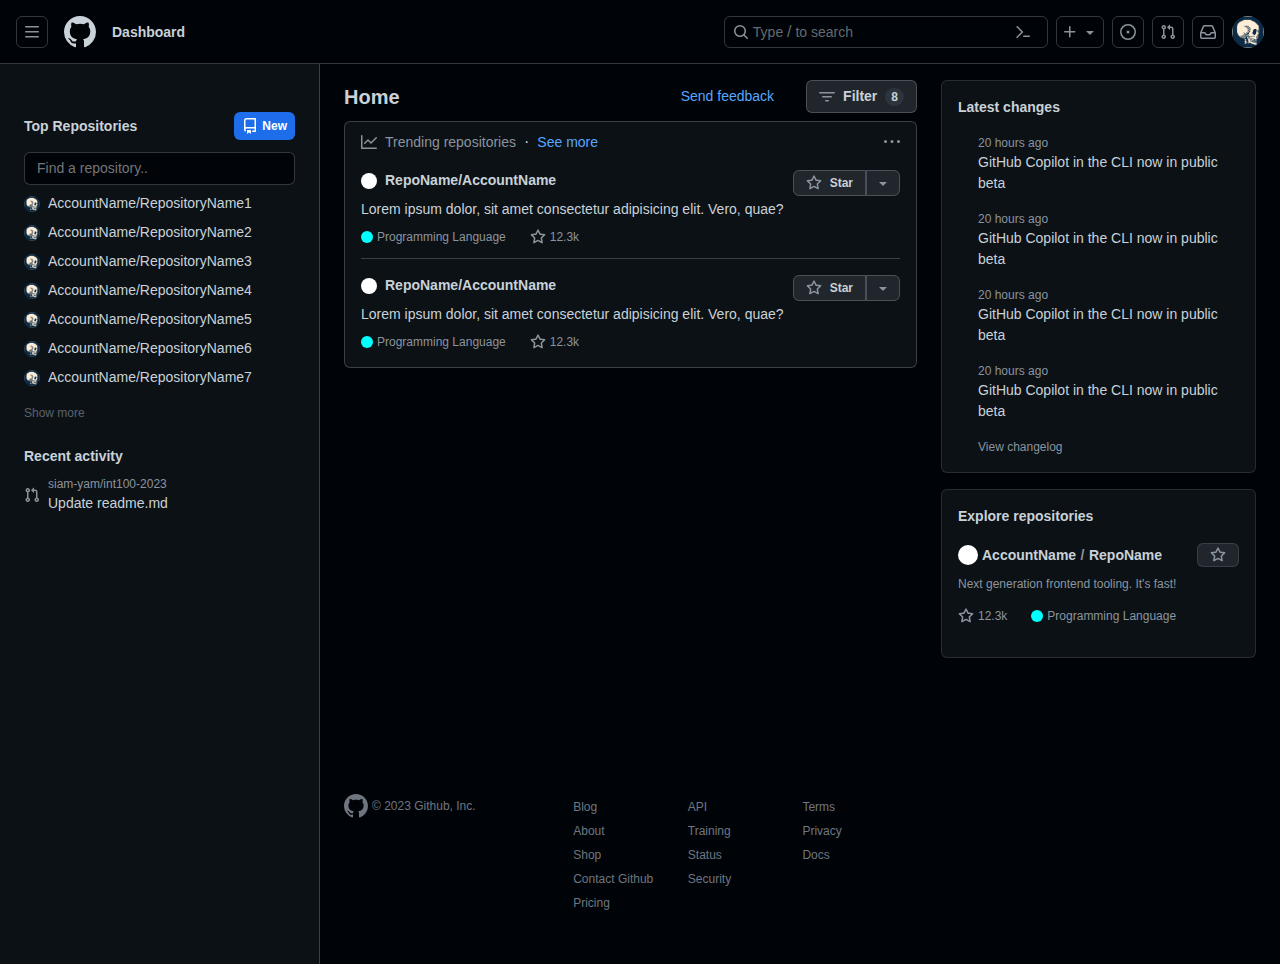
<file: index.html>
<!DOCTYPE html>
<html lang="en">
<head>
    <meta charset="UTF-8">
    <meta name="viewport" content="width=device-width, initial-scale=1.0">
    <title>GitHub Dashboard</title>
    <link rel="icon" href="./assets/vectors/logo.svg">
    <link rel="stylesheet" href="./styles/cssReset.css">
    <link rel="stylesheet" href="./styles/indexComponent.css">
    <link rel="stylesheet" href="./styles/utility.css">
    <script type="module" src="./src/scripts/index.js" defer></script>
</head>
<body>
    <nav>
        <div id="app-header" class="flex flex-nowrap item-center pad-16 jus-between">
            <div id="app-header-groupStart" class="flex item-center gap-8">
                <!-- Hamburger -->
                <div class="buttonWithIcon-container">
                    <button class="app-header-button cursor-pointer">
                        <img src="./assets/vectors/hamburger-menu.svg">
                    </button>
                </div>
                <!-- Icon -->
                <div id="logo-container">
                    <button id="logo-icon" class="cursor-pointer">
                        <a href="./index.html">
                            <img src="./assets/vectors/logo.svg">
                        </a>
                    </button>
                </div>
                <!-- Dashboard Text -->
                <div class="buttonWithText-container">
                    <button class="flex item-center jus-center font-semibold font-h5 cursor-pointer app-header-buttonWithText">
                        Dashboard
                    </button>
                </div>
            </div>
            <div id="app-header-groupEnd" class="flex item-center gap-8">
                <!-- Search bar -->
                <div id="searchButton-container" class="flex item-center gap-4">
                    <label for="searchButton">
                        <img src="./assets/vectors/search-icon.svg">
                    </label>
                    <button id="searchButton" class="flex item-center cursor-pointer">
                        <span class="font-h5">Type <kbd>/</kbd> to search</span>
                    </button>
                    <button id="commandPaletteButton" class="app-header-buttonWithText cursor-pointer">
                        <img src="./assets/vectors/terminal-icon.svg">
                    </button>
                </div>
                <!-- Create new -->
                <div class="buttonWithIcon-container" id="createNewButton-container">
                    <button id="createNewButton" class="app-header-button gap-4 cursor-pointer">
                        <img src="./assets/vectors/plus_sign-icon.svg">
                        <img src="./assets/vectors/dropdown-icon.svg">
                    </button>
                </div>
                <!-- Issue -->
                <div class="buttonWithIcon-container" id="issueButton-container">
                    <button class="app-header-button cursor-pointer">
                        <img src="./assets/vectors/issues-icon.svg">
                    </button>
                </div>
                <!-- Pull Request -->
                <div class="buttonWithIcon-container" id="pullRequestButton-container">
                    <button class="app-header-button cursor-pointer">
                        <img src="./assets/vectors/pull-request-icon.svg">
                    </button>
                </div>
                <!-- Inbox -->
                <div class="buttonWithIcon-container">
                    <button class="app-header-button cursor-pointer">
                        <img src="./assets/vectors/inbox.svg">
                    </button>
                </div>
                <!-- Profile -->
                <a href="./src/pages/account.html" id="profile-container" class="flex item-center cursor-pointer">
                    <img src="./assets/images/profile-image.jpg">
                </a>
            </div>
        </div>
    </nav>

    <main>
        <div id="app-main" class="flex flex-nowrap">
            <a href="./src/pages/newRepository.html" id="hiddenHeader" class="font-h4 textColor-white font-semibold">Repositories</a>
            <div id="app-sidebar-container">
                <div id="app-sidebar">
                    <div id="app-sidebar-main">
                        <div id="app-sidebar-header" class="flex item-center jus-between">
                            <h2 class="font-h5 font-semibold">Top Repositories</h2>
                            <a href="./src/pages/newRepository.html" id="app-sidebar-header-button" class="flex item-center gap-4">
                                <img src="./assets/vectors/repository.svg">
                                <span class="font-h6 font-semibold">New</span>
                            </a>
                        </div>
                        <div id="app-sidebar-search">
                            <input type="text" id="app-sidebar-searchInput" placeholder="Find a repository.." class="font-h5">
                        </div>
                        <div id="app-sidebar-repository">
                            <ul id="repo-list">
                                <!-- this space is filled with fragment from index.js -->
                            </ul>
                            <div id="repo-showMore" class="flex item-center">
                                <button id="showMore-button" class="font-h6 cursor-pointer">Show more</button>
                            </div>
                        </div>
                    </div>
                    <div id="app-sidebar-hiddenHeader" class="font-h4 textColor-white font-semibold">Recent activity</div>
                    <div id="app-sidebar-footer">
                        <h5 class="font-h5">Recent activity</h5>
                        <div class="recent-activity-container flex item-center gap-8">
                            <div class="activity-icon">
                                <img src="./assets/vectors/pull-request-icon.svg">
                            </div>
                            <div class="activity-description flex flex-column">
                                <div class="repo font-h6">siam-yam/int100-2023</div>
                                <div class="activity font-h5">Update readme.md</div>
                            </div>
                        </div>
                        
                    </div>
                </div>
            </div>
            <div id="app-content">
                <div id="app-content-container" class="flex flex-nowrap jus-between gap-24">
                    <div id="app-content-left" class="flex flex-column gap-8">
                        <div class="flex flex-nowrap jus-between item-center" id="app-content-left-header">
                            <div class="groupStart">
                                <h3 class="font-h3 font-semibold">Home</h3>
                            </div>
                            <div class="groupEnd flex flex-nowrap item-center gap-32">
                                <a href="#" class="font-h5 linkPrimary">Send feedback</a>
                                <button class="buttonWithTextAndIcon cursor-pointer" id="filter-button">
                                    <img src="./assets/vectors/filter-icon.svg" id="filter-icon">
                                    <span class="font-h5">Filter</span>
                                    <span class="font-h6" id="counter">8</span>
                                </button>
                            </div>
                        </div>
                        <div class="flex flex-column flex-nowrap" id="app-content-left-trend">
                            <div class="flex flex-nowrap jus-between item-center" id="trend-header">
                                <div class="groupStart flex item-center gap-8">
                                    <img src="./assets/vectors/trend-icon.svg">
                                    <span class="font-h5 font-color-muted">Trending repositories</span>
                                    <span id="dot-divider">·</span>
                                    <a href="#" class="font-h5 linkPrimary">See more</a>
                                </div>
                                <div class="groupEnd flex item-center">
                                    <img src="./assets/vectors/dango-menu.svg">
                                </div>
                            </div>
                            <div class="trend-repo-container">
                                <div class="trend-repo">
                                    <div class="trend-repo-description">
                                        <div class="repo-name">
                                            <div class="user-img"></div>
                                            <span class="user-info cursor-pointer">RepoName/AccountName</span>
                                        </div>
                                        <div class="repo-description">
                                            Lorem ipsum dolor, sit amet consectetur adipisicing elit. Vero, quae?
                                        </div>
                                        <div class="repo-sub-description">
                                            <div class="repo-programLanguage">
                                                <div class="programLanguageColor"></div>
                                                <span class="languageName">Programming Language</span>
                                            </div>
                                            <div class="star-count-container">
                                                <img src="./assets/vectors/star.svg">
                                                <span class="star-count">12.3k</span>
                                            </div>
                                        </div>
                                    </div>
                                    <div class="star-button-container cursor-pointer">
                                        <div class="star-button">
                                            <img src="./assets/vectors/star.svg">
                                            <span class="star">Star</span>
                                        </div>
                                        <div class="dropdown-button">
                                            <img src="./assets/vectors/dropdown-icon.svg">
                                        </div>
                                    </div>
                                </div>
                                
                                <div class="trend-repo">
                                    <div class="trend-repo-description">
                                        <div class="repo-name">
                                            <div class="user-img"></div>
                                            <span class="user-info cursor-pointer">RepoName/AccountName</span>
                                        </div>
                                        <div class="repo-description">
                                            Lorem ipsum dolor, sit amet consectetur adipisicing elit. Vero, quae?
                                        </div>
                                        <div class="repo-sub-description">
                                            <div class="repo-programLanguage">
                                                <div class="programLanguageColor"></div>
                                                <span class="languageName">Programming Language</span>
                                            </div>
                                            <div class="star-count-container">
                                                <img src="./assets/vectors/star.svg">
                                                <span class="star-count">12.3k</span>
                                            </div>
                                        </div>
                                    </div>
                                    <div class="star-button-container cursor-pointer">
                                        <div class="star-button">
                                            <img src="./assets/vectors/star.svg">
                                            <span class="star">Star</span>
                                        </div>
                                        <div class="dropdown-button">
                                            <img src="./assets/vectors/dropdown-icon.svg">
                                        </div>
                                    </div>
                                </div>
                            </div>
                        </div>

                        <div id="app-footer-container" class="flex flex-nowrap">
                            <a href="#" id="footer-logo" class="flex item-center self-start gap-4">
                                <img src="./assets/vectors/footer-logo.svg">
                                <span class="font-h6 ">&copy; 2023 Github, Inc.</span>
                            </a>
                            <ul class="footer-content-list">
                                <li class="footer-content-listItem"><a href="#">Blog</a></li>
                                <li class="footer-content-listItem"><a href="#">About</a></li>
                                <li class="footer-content-listItem"><a href="#">Shop</a></li>
                                <li class="footer-content-listItem"><a href="#">Contact Github</a></li>
                                <li class="footer-content-listItem"><a href="#">Pricing</a></li>
                            </ul>
                            <ul class="footer-content-list">
                                <li class="footer-content-listItem"><a href="#">API</a></li>
                                <li class="footer-content-listItem"><a href="#">Training</a></li>
                                <li class="footer-content-listItem"><a href="#">Status</a></li>
                                <li class="footer-content-listItem"><a href="#">Security</a></li>
                            </ul>
                            <ul class="footer-content-list">
                                <li class="footer-content-listItem"><a href="#">Terms</a></li>
                                <li class="footer-content-listItem"><a href="#">Privacy</a></li>
                                <li class="footer-content-listItem"><a href="#">Docs</a></li>
                            </ul>
                        </div>
                    </div>



                    <div id="app-content-right">

                       <div id="latest-change-container">
                            <h5 class="font-h5 font-semibold textColor-white" id="latest-change-text-header">Latest changes</h5>
                            <div id="latest-change">
                                <ul id="latest-change-list">
                                    <li class="latest-change-listItem">
                                        <span class="hours-ago font-h6">20 hours ago</span>
                                        <span class="change-topic font-h5 cursor-pointer">GitHub Copilot in the CLI now in public beta</span>
                                    </li>
                                    <li class="latest-change-listItem">
                                        <span class="hours-ago font-h6">20 hours ago</span>
                                        <span class="change-topic font-h5 cursor-pointer">GitHub Copilot in the CLI now in public beta</span>
                                    </li>
                                    <li class="latest-change-listItem">
                                        <span class="hours-ago font-h6">20 hours ago</span>
                                        <span class="change-topic font-h5 cursor-pointer">GitHub Copilot in the CLI now in public beta</span>
                                    </li>
                                    <li class="latest-change-listItem">
                                        <span class="hours-ago font-h6">20 hours ago</span>
                                        <span class="change-topic font-h5 cursor-pointer">GitHub Copilot in the CLI now in public beta</span>
                                    </li>
                                    <li class="latest-change-listItem">
                                        <a href="#" class="font-h6" id="changelog">View changelog</a>
                                    </li>
                                </ul>
                            </div>
                       </div>

                       <div id="explore-repo-container">
                            <h3 class="font-h5 font-semibold textColor-white" id="explore-repo-header">Explore repositories</>
                            <div id="explore-repo">
                                <ul id="explore-repo-list" class="flex flex-column">
                                    <li class="explore-repo-listItem">
                                        <div class="flex item-center jus-between">
                                            <div class="flex item-center gap-4">
                                                <div class="explore-repo-profile"></div>
                                                <div class="explore-repo-profile-info cursor-pointer">
                                                    <span class="font-h5 textColor-white font-semibold">AccountName</span>
                                                    <span class="font-h5 textColor-gray">/</span>
                                                    <span class="font-h5 textColor-white font-semibold">RepoName</span>
                                                </div>
                                            </div>
                                            <button class="star-btn cursor-pointer">
                                                <img src="./assets/vectors/account-star.svg">
                                            </button>
                                        </div>
                                        <div class="explore-repo-description font-h6 textColor-gray font-normal">
                                            Next generation frontend tooling. It's fast!
                                        </div>
                                        <div class="explore-repo-sub-desc flex item-center">
                                            <div class="explore-star-count flex item-center gap-4">
                                                <img src="./assets/vectors/account-star.svg">
                                                <span class="font-h6 textColor-gray font-normal">12.3k</span>
                                            </div>
                                            <div class="explore-language flex item-center gap-4">
                                                <div class="programLanguageColor"></div>
                                                <div class="font-h6 textColor-gray font-normal">Programming Language</div>
                                            </div>
                                        </div>
                                    </li>
                                </ul>
                            </div>
                       </div>

                    </div>
                </div>
            </div>
        </div>
    </main>
</body>
</html>
</file>
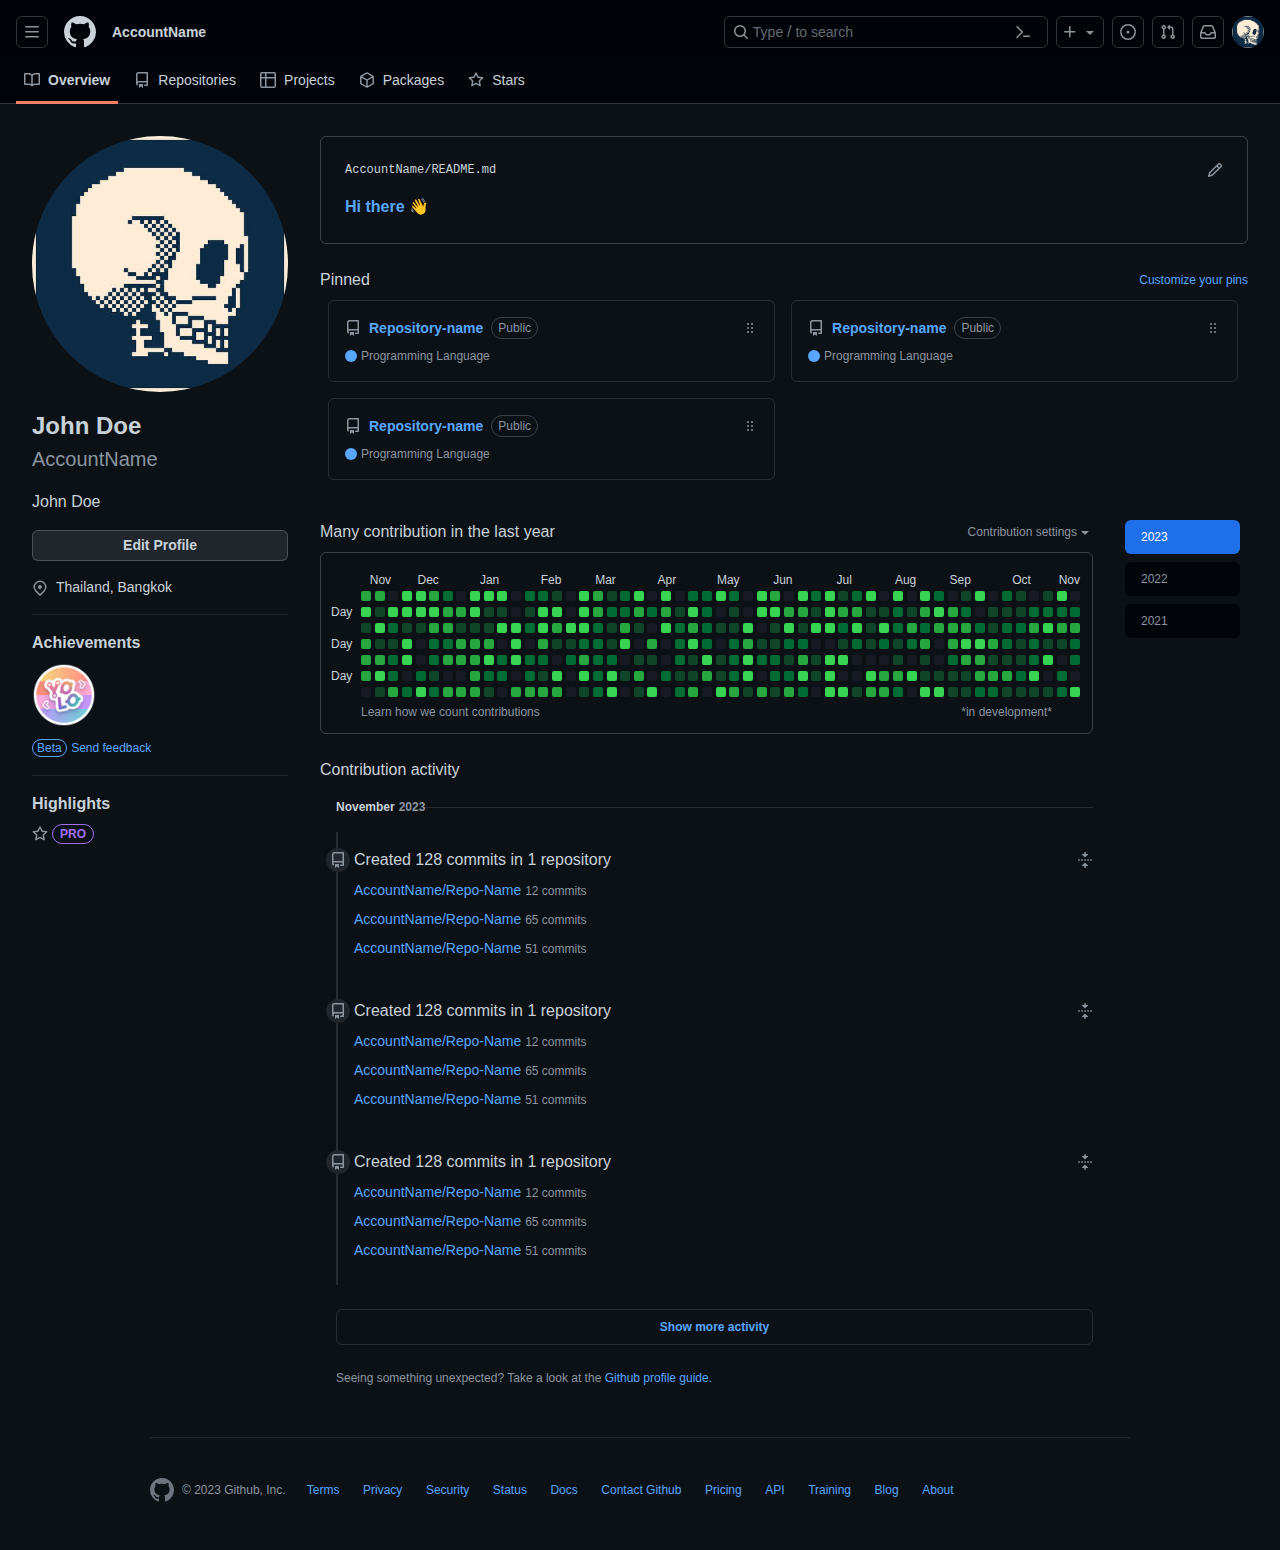
<file: src/pages/account.html>
<!DOCTYPE html>
<html lang="en">
<head>
    <meta charset="UTF-8">
    <meta name="viewport" content="width=device-width, initial-scale=1.0">
    <title>Account</title>
    <link rel="icon" href="../../assets/vectors/logo.svg">
    <link rel="stylesheet" href="../../styles/cssReset.css">
    <link rel="stylesheet" href="../../styles/utility.css">
    <link rel="stylesheet" href="../../styles/account.css">
</head>
<body>
    <nav>
        <div id="app-header" class="flex flex-nowrap item-center pad-16 jus-between">
            <div id="app-header-groupStart" class="flex item-center gap-8">
                
                <div class="buttonWithIcon-container">
                    <button class="app-header-button cursor-pointer">
                        <img src="../../assets/vectors/hamburger-menu.svg">
                    </button>
                </div>
                
                <div id="logo-container">
                    <button id="logo-icon" class="cursor-pointer">
                        <a href="../../index.html">
                            <img src="../../assets/vectors/logo.svg">
                        </a>
                    </button>
                </div>
                
                <div class="buttonWithText-container">
                    <button class="flex item-center jus-center font-semibold font-h5 cursor-pointer app-header-buttonWithText">
                        AccountName
                    </button>
                </div>
            </div>
            <div id="app-header-groupEnd" class="flex item-center gap-8">
                
                <div id="searchButton-container" class="flex item-center gap-4">
                    <label for="searchButton">
                        <img src="../../assets/vectors/search-icon.svg">
                    </label>
                    <button id="searchButton" class="flex item-center cursor-pointer">
                        <span class="font-h5">Type <kbd>/</kbd> to search</span>
                    </button>
                    <button id="commandPaletteButton" class="app-header-buttonWithText cursor-pointer">
                        <img src="../../assets/vectors/terminal-icon.svg">
                    </button>
                </div>
                
                <div class="buttonWithIcon-container" id="createNewButton-container">
                    <button id="createNewButton" class="app-header-button gap-4 cursor-pointer">
                        <img src="../../assets/vectors/plus_sign-icon.svg">
                        <img src="../../assets/vectors/dropdown-icon.svg">
                    </button>
                </div>

                <div class="buttonWithIcon-container" id="issueButton-container">
                    <button class="app-header-button cursor-pointer">
                        <img src="../../assets/vectors/issues-icon.svg">
                    </button>
                </div>
                
                <div class="buttonWithIcon-container" id="pullRequestButton-container">
                    <button class="app-header-button cursor-pointer">
                        <img src="../../assets/vectors/pull-request-icon.svg">
                    </button>
                </div>
                
                <div class="buttonWithIcon-container">
                    <button class="app-header-button cursor-pointer">
                        <img src="../../assets/vectors/inbox.svg">
                    </button>
                </div>
                
                <a href="./account.html" id="profile-container" class="flex item-center cursor-pointer">
                    <img src="../../assets/images/profile-image.jpg">
                </a>
            </div>
        </div>
    </nav>

    <main>


        <div id="sub-navbar-container" class="flex item-center">
            <div id="sub-navbar" class="flex item-center">
                <div id="overview-btn" class="sub-navbar-btn-container active">
                    <div class="sub-navbar-btn">
                        <img src="../../assets/vectors/account-overview.svg">
                        <span class="font-h5 textColor-white font-semibold">Overview</span>
                    </div>
                </div>
                <div id="repository-btn" class="sub-navbar-btn-container">
                    <div class="sub-navbar-btn">
                        <img src="../../assets/vectors/account-repository.svg">
                        <span class="font-h5 textColor-white">Repositories</span>
                    </div>
                </div>
                <div id="project-btn" class="sub-navbar-btn-container">
                    <div class="sub-navbar-btn">
                        <img src="../../assets/vectors/account-project.svg">
                        <span class="font-h5 textColor-white">Projects</span>
                    </div>
                </div>
                <div id="package-btn" class="sub-navbar-btn-container">
                    <div class="sub-navbar-btn">
                        <img src="../../assets/vectors/account-package.svg">
                        <span class="font-h5 textColor-white">Packages</span>
                    </div>
                </div>
                <div id="star-btn" class="sub-navbar-btn-container">
                    <div class="sub-navbar-btn">
                        <img src="../../assets/vectors/account-star.svg">
                        <span class="font-h5 textColor-white">Stars</span>
                    </div>
                </div>
                <div id="dango-btn">
                    <img src="../../assets/vectors/account-dango.svg">
                </div>
            </div>
        </div>


        <div id="account-content-container">
            <div id="account-content" class="flex jus-between">
                
                <div id="account-sidebar" class="flex flex-column">
                    <div id="profile-container" class="flex flex-column">
                        <div id="profile-info-container">
                            <div id="profile-main">
                                <div id="profile-img-container">
                                    <img src="../../assets/images/profile-image.jpg">
                                </div>
                                <div id="profile-name">
                                    <h2 class="font-h2 textColor-white">John Doe</h2>
                                    <span class="font-h3 textColor-gray font-light">AccountName</span>
                                </div>
                            </div>
                            <div class="font-h4 textColor-white">John Doe</div>
                            <button id="edit-profile-btn" class="font-h5 textColor-white font-semibold">
                                Edit Profile
                            </button>
                            <div id="profile-location" class="flex item-center gap-8">
                                <img src="../../assets/vectors/account-location.svg">
                                <span class="font-h5 textColor-white">Thailand, Bangkok</span>
                            </div>
                        </div>
                    </div>
                    <div id="profile-achievement">
                        <div id="profile-achievement-header" class="font-h4 textColor-white font-semibold">Achievements</div>
                        <div id="profile-badge" class="flex">
                            <img src="../../assets/images/yolo-default.png" width="64" height="64">
                        </div>
                        <div id="profile-feedback">
                            <span class="font-h6 textColor-blue ">Beta</span>
                            <a href="#" class="font-h6 textColor-blue">Send feedback</a>
                        </div>
                    </div>
                    <div id="profile-highlight">
                        <div id="profile-highlight-header" class="font-h4 textColor-white font-semibold">Highlights</div>
                        <div class="flex item-center gap-4">
                            <img src="../../assets/vectors/star.svg">
                            <span class="font-h6 font-semibold">PRO</span>
                        </div>
                    </div>
                </div>

                <div id="account-main" class="flex flex-column">

                    <div id="profile-readme-container">
                        <div id="readme-file" class="flex item-center jus-between">
                            <span class="font-h6 textColor-white">AccountName/README.md</span>
                            <img src="../../assets/vectors/account-edit-pencil.svg">
                        </div>
                        <div id="readme-content" class="font-h4 textColor-blue font-semibold">
                            Hi there 👋
                        </div>
                    </div>

                    <div id="profile-pin-repo-container">
                        <div id="pin-repo-header" class="flex item-center jus-between">
                            <span class="font-h4 textColor-white">Pinned</span>
                            <span class="font-h6 textColor-blue">Customize your pins</span>
                        </div>
                        <ul id="pin-repoList" class="flex flex-wrap">
                            <li class="pin-repoListItem-container">
                                <div class="item">
                                    <div class="item-header">
                                        <div class="groupStart">
                                            <img src="../../assets/vectors/account-repository.svg">
                                            <span class="font-h5 textColor-blue font-semibold">Repository-name</span>
                                            <span class="repo-access-tag">Public</span>
                                        </div>
                                        <div class="groupEnd">
                                            <img src="../../assets/vectors/account-chocolate.icon.svg">
                                        </div>
                                    </div>
                                    <div class="item-content">
                                        <div class="repo-language flex item-center gap-4">
                                            <div class="language-color"></div>
                                            <div class="font-h6 textColor-gray">Programming Language</div>
                                        </div>
                                    </div>
                                </div>
                            </li>
                            <li class="pin-repoListItem-container">
                                <div class="item">
                                    <div class="item-header">
                                        <div class="groupStart">
                                            <img src="../../assets/vectors/account-repository.svg">
                                            <span class="font-h5 textColor-blue font-semibold">Repository-name</span>
                                            <span class="repo-access-tag">Public</span>
                                        </div>
                                        <div class="groupEnd">
                                            <img src="../../assets/vectors/account-chocolate.icon.svg">
                                        </div>
                                    </div>
                                    <div class="item-content">
                                        <div class="repo-language flex item-center gap-4">
                                            <div class="language-color"></div>
                                            <div class="font-h6 textColor-gray">Programming Language</div>
                                        </div>
                                    </div>
                                </div>
                            </li>
                            <li class="pin-repoListItem-container">
                                <div class="item">
                                    <div class="item-header">
                                        <div class="groupStart">
                                            <img src="../../assets/vectors/account-repository.svg">
                                            <span class="font-h5 textColor-blue font-semibold">Repository-name</span>
                                            <span class="repo-access-tag">Public</span>
                                        </div>
                                        <div class="groupEnd">
                                            <img src="../../assets/vectors/account-chocolate.icon.svg">
                                        </div>
                                    </div>
                                    <div class="item-content">
                                        <div class="repo-language flex item-center gap-4">
                                            <div class="language-color"></div>
                                            <div class="font-h6 textColor-gray">Programming Language</div>
                                        </div>
                                    </div>
                                </div>
                            </li>
                        </ul>
                    </div>

                    <div id="profile-contribution-container" class="flex">
                        <div id="profile-contribution-content">
                            <div id="profile-contribution-header" class="flex item-center jus-between">
                                <div class="font-h4 textColor-white">Many contribution in the last year</div>
                                <div class="flex item-center">
                                    <span class="font-h6 textColor-gray">Contribution settings</span>
                                    <img src="../../assets/vectors/dropdown-icon.svg">
                                </div>
                            </div>
                            <div id="profile-contribution-graph">
                                <div id="graph-container">
                                    <table id="graph-table">
                                        <thead>
                                            <tr id="graph-label">
                                                <td style="width: 28px;"></td>
                                                <th colspan="3">Nov</th>
                                                <th colspan="4">Dec</th>
                                                <th colspan="5">Jan</th>
                                                <th colspan="4">Feb</th>
                                                <th colspan="4">Mar</th>
                                                <th colspan="5">Apr</th>
                                                <th colspan="4">May</th>
                                                <th colspan="4">Jun</th>
                                                <th colspan="5">Jul</th>
                                                <th colspan="4">Aug</th>
                                                <th colspan="4">Sep</th>
                                                <th colspan="5">Oct</th>
                                                <th colspan="2">Nov</th>
                                            </tr>
                                        </thead>
                                        <tbody id="graph-content">
                                            <script src="../scripts/createContributionTable.js"></script>
                                        </tbody>
                                    </table>
                                </div>
                                <div id="graph-footer" class="flex jus-between">
                                    <span class="font-h6 textColor-gray">Learn how we count contributions</span>
                                    <span class="font-h6 textColor-gray">*in development*</span>
                                </div>
                            </div>

                            <div id="profile-contribution-activity-container">
                                <div id="contribution-activity-header" class="font-h4 textColor-white">
                                    Contribution activity
                                </div>
                                <div id="contribution-activity-content">
                                    <div id="contribution-activity-header" class="flex item-center">
                                        <div id="month-label" class="font-h6 textColor-white font-semibold flex flex-nowrap gap-4">November <span class="font-h6 textColor-gray">2023</span></div>
                                        <div id="line-break"></div>
                                    </div>
                                    <div id="contribution-activity-list">
                                        
                                        <div class="activity-listItem-container">
                                            <div class="icon-container flex item-center jus-between">
                                                <img src="../../assets/vectors/account-repository.svg">
                                            </div>
                                            <div class="activity flex flex-column">
                                                <div class="activity-header flex item-center jus-between">
                                                    <span class="font-h4 textColor-white">Created 128 commits in 1 repository</span>
                                                    <img src="../../assets/vectors/minimize-activity.svg">
                                                </div>
                                                <div class="activity-action flex">
                                                    <div class="font-h5 textColor-blue">
                                                        AccountName/Repo-Name
                                                        <span class="font-h6 textColor-gray">
                                                            12 commits
                                                        </span>
                                                    </div>
                                                </div>
                                                <div class="activity-action flex">
                                                    <div class="font-h5 textColor-blue">
                                                        AccountName/Repo-Name
                                                        <span class="font-h6 textColor-gray">
                                                            65 commits
                                                        </span>
                                                    </div>
                                                </div>
                                                <div class="activity-action flex">
                                                    <div class="font-h5 textColor-blue">
                                                        AccountName/Repo-Name
                                                        <span class="font-h6 textColor-gray">
                                                            51 commits
                                                        </span>
                                                    </div>
                                                </div>
                                            </div>
                                        </div>
                                        <div class="activity-listItem-container">
                                            <div class="icon-container flex item-center jus-between">
                                                <img src="../../assets/vectors/account-repository.svg">
                                            </div>
                                            <div class="activity flex flex-column">
                                                <div class="activity-header flex item-center jus-between">
                                                    <span class="font-h4 textColor-white">Created 128 commits in 1 repository</span>
                                                    <img src="../../assets/vectors/minimize-activity.svg">
                                                </div>
                                                <div class="activity-action flex">
                                                    <div class="font-h5 textColor-blue">
                                                        AccountName/Repo-Name
                                                        <span class="font-h6 textColor-gray">
                                                            12 commits
                                                        </span>
                                                    </div>
                                                </div>
                                                <div class="activity-action flex">
                                                    <div class="font-h5 textColor-blue">
                                                        AccountName/Repo-Name
                                                        <span class="font-h6 textColor-gray">
                                                            65 commits
                                                        </span>
                                                    </div>
                                                </div>
                                                <div class="activity-action flex">
                                                    <div class="font-h5 textColor-blue">
                                                        AccountName/Repo-Name
                                                        <span class="font-h6 textColor-gray">
                                                            51 commits
                                                        </span>
                                                    </div>
                                                </div>
                                            </div>
                                        </div>
                                        <div class="activity-listItem-container">
                                            <div class="icon-container flex item-center jus-between">
                                                <img src="../../assets/vectors/account-repository.svg">
                                            </div>
                                            <div class="activity flex flex-column">
                                                <div class="activity-header flex item-center jus-between">
                                                    <span class="font-h4 textColor-white">Created 128 commits in 1 repository</span>
                                                    <img src="../../assets/vectors/minimize-activity.svg">
                                                </div>
                                                <div class="activity-action flex">
                                                    <div class="font-h5 textColor-blue">
                                                        AccountName/Repo-Name
                                                        <span class="font-h6 textColor-gray">
                                                            12 commits
                                                        </span>
                                                    </div>
                                                </div>
                                                <div class="activity-action flex">
                                                    <div class="font-h5 textColor-blue">
                                                        AccountName/Repo-Name
                                                        <span class="font-h6 textColor-gray">
                                                            65 commits
                                                        </span>
                                                    </div>
                                                </div>
                                                <div class="activity-action flex">
                                                    <div class="font-h5 textColor-blue">
                                                        AccountName/Repo-Name
                                                        <span class="font-h6 textColor-gray">
                                                            51 commits
                                                        </span>
                                                    </div>
                                                </div>
                                            </div>
                                        </div>

                                        <button id="showmore-btn" class="font-h6 textColor-blue font-semibold">Show more activity</button>
                                        <div id="profile-guide" class="font-h6 textColor-gray">Seeing something unexpected? Take a look at the <span class="font-h6 textColor-blue">Github profile guide.</span></div>
                                    </div>
                                </div>
                            </div>
                        </div>

                        <div id="sidebar">
                            <div class="year-btn active">2023</div>
                            <div class="year-btn">2022</div>
                            <div class="year-btn">2021</div>
                        </div>
                    </div>

                    
                </div>
            </div>
        </div>
    </main>
    <footer>
        <div id="footer-container" class="flex item-center">
            <div id="footer-logo" class="flex item-center gap-8">
                <img src="../../assets/vectors/footer-logo.svg">
                <span class="font-h6 textColor-gray">&copy; 2023 Github, Inc.</span>
            </div>
            <div id="footer-content" class="flex item-center">
                <ul class="flex flex-wrap item-center jus-between">
                    <li><a href="#" class="font-h6 textColor-blue">Terms</a></li>
                    <li><a href="#" class="font-h6 textColor-blue">Privacy</a></li>
                    <li><a href="#" class="font-h6 textColor-blue">Security</a></li>
                    <li><a href="#" class="font-h6 textColor-blue">Status</a></li>
                    <li><a href="#" class="font-h6 textColor-blue">Docs</a></li>
                    <li><a href="#" class="font-h6 textColor-blue">Contact Github</a></li>
                    <li><a href="#" class="font-h6 textColor-blue">Pricing</a></li>
                    <li><a href="#" class="font-h6 textColor-blue">API</a></li>
                    <li><a href="#" class="font-h6 textColor-blue">Training</a></li>
                    <li><a href="#" class="font-h6 textColor-blue">Blog</a></li>
                    <li><a href="#" class="font-h6 textColor-blue">About</a></li>
                </ul>
            </div>
        </div>
    </footer>
</body>
</html>
</file>
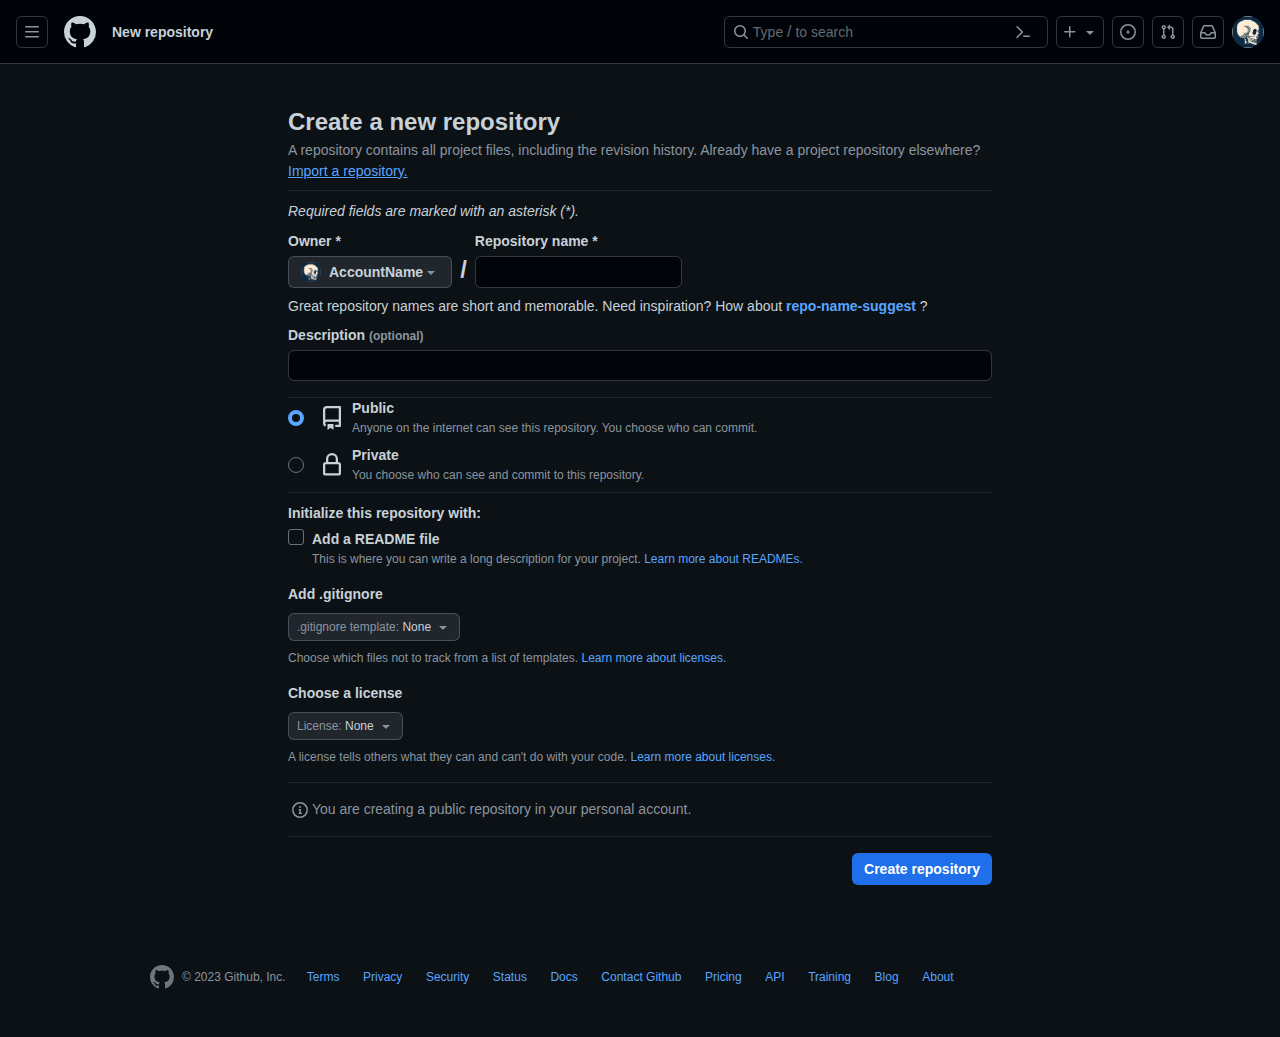
<file: src/pages/newRepository.html>
<!DOCTYPE html>
<html lang="en">
<head>
    <meta charset="UTF-8">
    <meta name="viewport" content="width=device-width, initial-scale=1.0">
    <link rel="icon" href="../../assets/vectors/logo.svg">
    <link rel="stylesheet" href="../../styles/cssReset.css">
    <link rel="stylesheet" href="../../styles/utility.css">
    <link rel="stylesheet" href="../../styles/newRepoComponent.css">
    <title>New repository</title>
</head>
<body>
    <nav>
        <div id="app-header" class="flex flex-nowrap item-center pad-16 jus-between">
            <div id="app-header-groupStart" class="flex item-center gap-8">
                <!-- Hamburger -->
                <div class="buttonWithIcon-container">
                    <button class="app-header-button cursor-pointer">
                        <img src="../../assets/vectors/hamburger-menu.svg">
                    </button>
                </div>
                <!-- Icon -->
                <div id="logo-container">
                    <button id="logo-icon" class="cursor-pointer">
                        <a href="../../index.html">
                            <img src="../../assets/vectors/logo.svg">
                        </a>
                    </button>
                </div>
                <!-- Dashboard Text -->
                <div class="buttonWithText-container">
                    <button class="flex item-center jus-center font-semibold font-h5 cursor-pointer app-header-buttonWithText">
                        New repository
                    </button>
                </div>
            </div>
            <div id="app-header-groupEnd" class="flex item-center gap-8">
                <!-- Search bar -->
                <div id="searchButton-container" class="flex item-center gap-4">
                    <label for="searchButton">
                        <img src="../../assets/vectors/search-icon.svg">
                    </label>
                    <button id="searchButton" class="flex item-center cursor-pointer">
                        <span class="font-h5">Type <kbd>/</kbd> to search</span>
                    </button>
                    <button id="commandPaletteButton" class="app-header-buttonWithText cursor-pointer">
                        <img src="../../assets/vectors/terminal-icon.svg">
                    </button>
                </div>
                <!-- Create new -->
                <div class="buttonWithIcon-container" id="createNewButton-container">
                    <button id="createNewButton" class="app-header-button gap-4 cursor-pointer">
                        <img src="../../assets/vectors/plus_sign-icon.svg">
                        <img src="../../assets/vectors/dropdown-icon.svg">
                    </button>
                </div>
                <!-- Issue -->
                <div class="buttonWithIcon-container" id="issueButton-container">
                    <button class="app-header-button cursor-pointer">
                        <img src="../../assets/vectors/issues-icon.svg">
                    </button>
                </div>
                <!-- Pull Request -->
                <div class="buttonWithIcon-container" id="pullRequestButton-container">
                    <button class="app-header-button cursor-pointer">
                        <img src="../../assets/vectors/pull-request-icon.svg">
                    </button>
                </div>
                <!-- Inbox -->
                <div class="buttonWithIcon-container">
                    <button class="app-header-button cursor-pointer">
                        <img src="../../assets/vectors/inbox.svg">
                    </button>
                </div>
                <!-- Profile -->
                <a href="./account.html" id="profile-container" class="flex item-center cursor-pointer">
                    <img src="../../assets/images/profile-image.jpg">
                </a>
            </div>
        </div>
    </nav>

    <main>
        <div id="form-container">
            <form>
                <div id="form-header-container">
                    <div id="form-header">
                        <h1 class="font-h2 font-semibold textColor-white">Create a new repository</h1>
                        <p class="font-h5 textColor-gray">
                            A repository contains all project files, including the revision history.
                            Already have a project repository elsewhere?
                            <a href="#" class="font-h5 textColor-blue">Import a repository.</a>
                        </p>
                    </div>
                </div>
                <span><i class="font-h5 textColor-white">Required fields are marked with an asterisk (*).</i></span>
                <div id="form-body-container">
                    <div id="form-body">
                        <fieldset>
                            <div id="repository-owner-name" class="flex">
                                <div id="repo-owner" class="flex flex-column">
                                    <label for="repo-owner-button" class="font-h5 textColor-white font-semibold">Owner *</label>
                                    <button id="repo-owner-button" class="flex item-center jus-between">
                                        <div class="flex item-center">
                                            <img src="../../assets/images/profile-image.jpg" id="profile-img">
                                            <span class="font-h5 font-semibold textColor-white">AccountName</span>
                                        </div>
                                        <div>
                                            <img src="../../assets/vectors/repo-owner-dropdown.svg">
                                        </div>
                                    </button>
                                </div>
                                <span class="font-h2 font-semibold textColor-white" id="slash">/</span>
                                <div id="repo-name" class="flex flex-column">
                                    <label for="repo-name-input" class="font-h5 textColor-white font-semibold">Repository name *</label>
                                    <input type="text" id="repo-name-input" class="font-h5 textColor-white">
                                </div>
                            </div>
                        </fieldset>
                        <div id="repo-name-suggestion" class="font-h5 textColor-white">
                            Great repository names are short and memorable. Need inspiration? How about
                            <button class="textColor-blue font-semibold">repo-name-suggest</button> ?
                        </div>
                        <div id="repo-description" class="flex flex-column">
                            <label for="repo-description-input" class="font-h5 textColor-white font-semibold">
                                Description <span class="font-h6 textColor-gray">(optional)</span>
                            </label>
                            <input type="text" id="repo-description-input" class="font-h5 textColor-white">
                        </div>
                        <div id="repo-access" class="flex flex-column">
                            <div id="repo-access-public" class="flex item-center gap-8">
                                <input type="radio" name="repo-access" id="public-repo-radioBtn" checked="checked">
                                <img src="../../assets/vectors/public-repo.svg" width="24" height="24" id="public-repo-icon">
                                <div id="public-repo-text" class="flex flex-column">
                                    <span class="font-h5 textColor-white font-semibold">Public</span>
                                    <span class="font-h6 textColor-gray">Anyone on the internet can see this repository. You choose who can commit.</span>
                                </div>
                            </div>
                            <div id="repo-access-private" class="flex item-center gap-8">
                                <input type="radio" name="repo-access" id="private-repo-radioBtn">
                                <img src="../../assets/vectors/private-repo.svg" width="24" height="24" id="private-repo-icon">
                                <div id="private-repo-text" class="flex flex-column">
                                    <span class="font-h5 textColor-white font-semibold">Private</span>
                                    <span class="font-h6 textColor-gray">You choose who can see and commit to this repository.</span>
                                </div>
                            </div>
                        </div>
                        <div id="repo-setup" class="flex flex-column">
                            <div id="repo-setup-header">
                                <span class="font-h5 textColor-white font-semibold">Initialize this repository with:</span>
                            </div>
                            <div id="repo-setup-addReadme" class="flex">
                                <input type="checkbox" name="addReadme" id="addReadme-checkbox">
                                <div id="addReadme-text" class="flex flex-column">
                                    <span class="font-h5 textColor-white font-semibold">
                                        Add a README file
                                    </span>
                                    <span class="font-h6 textColor-gray">
                                        This is where you can write a long description for your project. <span class="font-h6 textColor-blue">Learn more about READMEs.</span>
                                    </span>
                                </div>
                            </div>
                            <div id="repo-setup-gitignore" class="flex flex-column item-start">
                                <label for="git-ignore-button" class="font-h5 textColor-white font-semibold">Add .gitignore</label>
                                <button id="gitignore-button" class="dropdown-btn flex gap-4 item-center jus-between">
                                    <span class="font-h6 textColor-gray">.gitignore template: <span class="font-h6 textColor-white">None</span></span>
                                    <img src="../../assets/vectors/repo-owner-dropdown.svg">
                                </button>
                                <span class="font-h6 textColor-gray">Choose which files not to track from a list of templates. <span class="font-h6 textColor-blue">Learn more about licenses.</span></span>
                            </div>
                            <div id="repo-setup-license" class="flex flex-column item-start">
                                <label for="license-button" class="font-h5 textColor-white font-semibold">Choose a license</label>
                                <button id="license-button" class="dropdown-btn flex gap-4 item-center jus-between">
                                    <span class="font-h6 textColor-gray">License: <span class="font-h6 textColor-white">None</span></span>
                                    <img src="../../assets/vectors/repo-owner-dropdown.svg">
                                </button>
                                <span class="font-h6 textColor-gray">A license tells others what they can and can't do with your code. <span class="font-h6 textColor-blue">Learn more about licenses.</span></span>
                            </div>
                        </div>
                        <div id="repo-result" class="flex item-center">
                            <img src="../../assets/vectors/information.svg" id="information-icon">
                            <span class="font-h5 textColor-gray">You are creating a public repository in your personal account.</span>
                        </div>
                        <div id="repo-submit" class="flex flex-column">
                            <button id="repo-submit-button" class="self-end font-h5 font-semibold cursor-pointer">Create repository</button>
                        </div>
                    </div>
                </div>
            </form>
        </div>
    </main>
    <footer>
        <div id="footer-container" class="flex item-center">
            <div id="footer-logo" class="flex item-center gap-8">
                <img src="../../assets/vectors/footer-logo.svg">
                <span class="font-h6 textColor-gray">&copy; 2023 Github, Inc.</span>
            </div>
            <div id="footer-content" class="flex item-center">
                <ul class="flex flex-wrap item-center jus-between">
                    <li><a href="#" class="font-h6 textColor-blue">Terms</a></li>
                    <li><a href="#" class="font-h6 textColor-blue">Privacy</a></li>
                    <li><a href="#" class="font-h6 textColor-blue">Security</a></li>
                    <li><a href="#" class="font-h6 textColor-blue">Status</a></li>
                    <li><a href="#" class="font-h6 textColor-blue">Docs</a></li>
                    <li><a href="#" class="font-h6 textColor-blue">Contact Github</a></li>
                    <li><a href="#" class="font-h6 textColor-blue">Pricing</a></li>
                    <li><a href="#" class="font-h6 textColor-blue">API</a></li>
                    <li><a href="#" class="font-h6 textColor-blue">Training</a></li>
                    <li><a href="#" class="font-h6 textColor-blue">Blog</a></li>
                    <li><a href="#" class="font-h6 textColor-blue">About</a></li>
                </ul>
            </div>
        </div>
    </footer>
    
</body>
</html>
</file>
<file: styles/indexComponent.css>
#app-header {
    background-color: var(--color-primary);
    box-shadow: inset 0 calc(var(--borderWidth-thin) * -1) var(--borderColor-quarter);
}

#app-header #logo-container {
    width: var(--base-size32);
    height: var(--base-size-32);
    margin-left: var(--base-size-8);
}

#logo-icon {
    background-color: transparent;
    border: none;
}

#searchButton-container {
    height: var(--base-size-32);
    padding: 5px 8px;
    border: var(--borderWidth-thin) solid var(--borderColor-quarter);;
    border-radius: var(--borderRadius-medium);
}

#searchButton {
    background-color: transparent;
    border: none;
    color: var(--borderColor-half);
}

#searchButton span {
    padding-right: 150px;
}

#createNewButton {
    width: var(--base-size-48);
}

#profile-container img{
    width: var(--base-size-32);
    height: var(--base-size-32);
    border-radius: var(--borderRadius-full);
}

.app-header-button {
    display: flex;
    align-items: center;
    justify-content: center;
    width: var(--base-size-32);
    height: var(--base-size-32);
    background-color: transparent;
    border: var(--borderWidth-thin) solid var(--borderColor-quarter);
    border-radius: var(--borderRadius-medium);
}

.app-header-button:hover {
    background-color: var(--control-bodyTransparent);
}

.app-header-buttonWithText {
    border: none;
    border-radius: var(--borderRadius-small);
}


.app-header-buttonWithText {
    padding: 4px 8px;
    color: var(--color-tertiary);
    background-color: transparent;
}

.app-header-buttonWithText:hover {
    background-color: var(--control-bodyTransparent);
}

#app-main {
    background-color: var(--color-primary);
    min-height: 100vh;
}

#app-main #hiddenHeader {
    text-decoration: none;
    display: none;
}

#app-sidebar-container {
    border-right: var(--borderWidth-thin) solid var(--borderColor-quarter);
    background-color: var(--color-secondary);
    width: 320px;
}

#app-sidebar {
    padding: var(--base-size-16) var(--base-size-24) 0;
    min-height: 100vh;  
}


#app-sidebar-header {
    margin-bottom: var(--base-size-4);
    margin-top: var(--base-size-32);
    color: var(--color-tertiary);
}

#app-sidebar-header-button {
    height: var(--base-size-28);
    padding: 0 8px;
    color: white;
    background-color: var(--color-accent);
    text-decoration: none;
    border-radius: var(--borderRadius-medium);
}


#app-sidebar-searchInput {
    width: 100%;
    margin-top: var(--base-size-8);
    padding: 5px 12px;
    border: var(--borderWidth-thin) solid var(--borderColor-quarter);
    border-radius: var(--borderRadius-medium);
    background-color: var(--color-blackPrimary);
    color: var(--color-linkSecondary);
}

.repo-list-item {
    margin-top: var(--base-size-8);
    list-style-type: none;
    overflow-wrap: break-word;
}

.repo-list-item img {
    border-radius: var(--borderRadius-full);
    margin-right: var(--base-size-8);
    width: var(--base-size-16);
    height: var(--base-size-16);
}

.repo-list-item a {
    font-size: 14px;
    font-weight: normal;
    color: var(--color-tertiary);
    text-decoration: none;
}

.repo-list-item a:hover {
    text-decoration: underline;
}

#showMore-button {
    text-align: left;
    width: 100%;
    margin-top: var(--base-size-16);
    background-color: transparent;
    color: var(--color-textPlaceholder);
    border: none;
}

#showMore-button:hover {
    color: var(--color-linkPrimary);
}

#app-sidebar-footer {
    margin-top: var(--base-size-24);
    color: var(--color-tertiary);
}

.recent-activity-container {
    margin-top: var(--base-size-8);
}

.activity-description .repo {
    color: var(--color-linkSecondary);
}

#app-content {
    flex: auto !important;
}

/* Apply this property to all button in app-content */
#app-content .buttonWithTextAndIcon {
    display: flex;
    flex-flow: row nowrap;
    align-items: center;
    justify-content: center;
    border: var(--borderWidth-thin) solid var(--borderColor-quarter);
    border-radius: var(--borderRadius-medium);
    background-color: var(--color-buttonWithTextAndIcon);
    color: var(--color-tertiary);
    font-weight: 600; /* semi-bold */
}

#app-content .buttonWithTextAndIcon:hover {
    border-color: var(--borderColor-half);
}

#app-content-container {
    margin-top: var(--base-size-16);
    padding: 0 var(--base-size-24);
}

#app-content-left {
    flex: 1 1 auto;
    color: var(--color-tertiary);
}

.linkPrimary {
    color: var(--color-linkPrimary);
    text-decoration: none;
}

.linkPrimary:hover {
    text-decoration: underline;
}

#filter-icon {
    margin-right: var(--base-size-8);
}

#filter-button {
    padding: 5px 12px;
}

#counter {
    margin-left: var(--base-size-8);
    display: flex;
    flex-flow: row nowrap;
    background-color: #2e343e;
    border-radius: var(--borderRadius-full);
    padding: 0 6px;
}

#app-content-left-trend {
    padding: var(--base-size-8) var(--base-size-16);
    background-color: var(--color-secondary);
    border: var(--borderWidth-thin) solid var(--borderColor-quarter);
    border-radius: var(--borderRadius-medium);
}

.trend-repo-container > :not(:last-child) {
    border-bottom: var(--borderWidth-thin) solid var(--borderColor-quarter);
    padding-bottom: var(--base-size-12);
}

.trend-repo {
    margin-top: var(--base-size-8);
    padding-top: var(--base-size-8);
    padding-bottom: var(--base-size-8);
    display: flex;
    flex-flow: row nowrap;
}

.trend-repo-description {
    display: flex;
    flex-flow: column nowrap;
    flex: auto;
}

.repo-name {
    display: flex;
    gap: var(--base-size-8);
    align-items: center;
    font-weight: 600;
}

.user-img {
    width: var(--base-size-16);
    height: var(--base-size-16);
    background-color: white;
    border-radius: var(--borderRadius-full);
}

.user-info {
    font-size: 14px;
}

.user-info:hover {
    color: var(--color-textBlue);
    text-decoration: underline;
}

.repo-description {
    margin-top: var(--base-size-8);
    font-size: 14px;
    overflow-wrap: break-word;
}

.repo-sub-description {
    margin-top: var(--base-size-8);
    display: flex;
    align-items: center;
    gap: var(--base-size-8);
}

.repo-sub-description * {
    font-size: 12px;
}

.repo-programLanguage {
    margin-right: var(--base-size-16);
    display: flex;
    flex-flow: row nowrap;
    align-items: center;
    gap: var(--base-size-4);
}

.programLanguageColor {
    width: var(--base-size-12);
    height: var(--base-size-12);
    background-color: aqua;
    border: none;
    border-radius: var(--borderRadius-full);
}

.languageName {
    color: var(--color-linkSecondary);
}

.star-count-container {
    display: flex;
    align-items: center;
    gap: var(--base-size-4);
}

.star-count {
    color: var(--color-linkSecondary);
}

.star-button-container {
    display: flex;
    flex-flow: row nowrap;
    align-items: stretch;
    align-self: flex-start;
    background-color: var(--color-buttonWithTextAndIcon);
    border-radius: var(--borderRadius-medium);
}

.star-button {
    padding: 3px 12px;
    display: flex;
    align-items: center;
    gap: var(--base-size-8);
    border: var(--borderWidth-thin) solid var(--borderColor-quarter);
    border-top-left-radius: var(--borderRadius-medium);
    border-bottom-left-radius: var(--borderRadius-medium);
}

.star-button:hover {
    border-color: var(--borderColor-half);
}

.star-button * {
    font-weight: 600;
    font-size: var(--base-size-12);
}

.dropdown-button {
    padding: 3px 8px;
    display: flex;
    align-items: center;
    border: var(--borderWidth-thin) solid var(--borderColor-quarter);
    border-top-right-radius: var(--borderRadius-medium);
    border-bottom-right-radius: var(--borderRadius-medium);
}
.dropdown-button:hover {
    border-color: var(--borderColor-half);
}

#app-sidebar-hiddenHeader {
    display: none;
}

#app-footer-container {
    margin-top: auto;
}

#footer-logo {
    flex: 2;
    width: 33.33%;
    color: #6f7680;
    text-decoration: none;
}

#footer-logo {
    color: var(--color-linkPrimary);
    text-decoration: underline;
}

#footer-logo {
    color: #6f7680;
    text-decoration: none;
}

.footer-content-list {
    flex: 1;
    list-style-type: none;
}

.footer-content-listItem a {
    font-size: 12px;
    text-decoration: none;
    color: #6f7680;
}

.footer-content-listItem a:hover {
    text-decoration: underline;
    color: var(--color-linkPrimary);
}

#app-content-right {
    flex: 1 0 auto;
    max-width: 315px;
    margin-bottom: 256px; /* making some blank space to push footer to bottom */
}

#latest-change-container {
    padding: var(--base-size-16);
    border: var(--borderWidth-thin) solid var(--borderColor-penny);
    border-radius: var(--borderRadius-medium);
    background-color: var(--color-secondary);
}

#latest-change-text-header {
    margin-bottom: var(--base-size-16);
}

.latest-change-listItem {
    padding-left: var(--base-size-20);
    display: flex;
    flex-flow: column nowrap;
}

#latest-change-list > :not(:last-child) {
    margin-bottom: var(--base-size-16);
}

#changelog {
    text-decoration: none;
    color: var(--color-linkSecondary);
}

#changelog:hover {
    color: var(--color-textBlue);
}

.hours-ago {
    color: var(--color-linkSecondary);
}

.change-topic {
    color: var(--color-tertiary);
}

.change-topic:hover {
    color: var(--color-textBlue);
    text-decoration: underline;
}

#explore-repo-container {
    margin-top: var(--base-size-16);
    padding: var(--base-size-16);
    background-color: var(--color-secondary);
    border: var(--borderWidth-thin) solid var(--borderColor-penny);
    border-radius: var(--borderRadius-medium);
}

#explore-repo-list {
    padding: var(--base-size-16) 0;
    list-style-type: none;
}

.star-btn {
    padding: 3px var(--base-size-12);
    background-color: var(--color-blackTertiary);
    border: var(--borderWidth-thin) solid var(--borderColor-penny);
    border-radius: var(--borderRadius-medium);
}

.explore-repo-profile {
    width: var(--base-size-20);
    height: var(--base-size-20);
    border-radius: var(--borderRadius-full);
    background-color: white;
}

.explore-repo-profile-info:hover {
    text-decoration: underline;
}

.explore-language {
    margin-top: var(--base-size-4);
}

.explore-repo-description {
    margin-top: var(--base-size-8);
    margin-bottom: 10px;
}

.explore-star-count {
    margin-top: var(--base-size-4);
    margin-right: var(--base-size-24);
}

/* MEDIA CONTROL */

/* Laptop */
@media only screen and (max-width: 1024px) {
    #app-content-right {
        display: none;
    }
}

/* Tablet */
@media only screen and (max-width: 768px) {
    #searchButton, #commandPaletteButton {
        display: none;
    }
    #app-main {
        display: flex;
        flex-flow: column;
        padding: var(--base-size-16);
    }
    #app-sidebar-container {
        width: auto;
        flex: 1 0 auto;
        border: var(--borderWidth-thin) solid var(--borderColor-quarter);
        border-radius: var(--borderRadius-medium);
    }
    #app-content-container {
        justify-content: center;
        padding: 0;
    }
    #app-content-left {
        max-width: none;
        flex: 1 1 auto;
    }
    #footer-logo {
        display: none;
    }
}

/* Mobile */
@media only screen and (max-width: 426px) {
    #createNewButton-container {
        display: none;
    }
    #issueButton-container {
        display: none;
    }
    #pullRequestButton-container {
        display: none;
    }
    #app-main #hiddenHeader {
        display: block;
    }
    #app-content-left {
        flex: 0 1 auto;
    }
    #app-sidebar-container {
        background-color: transparent;
        border: none;
    }
    #app-sidebar {
        padding: 0;
        min-height: auto;
    }
    #app-sidebar-main {
        padding: var(--base-size-4) var(--base-size-8);
        background-color: #161b22;
        border: var(--borderWidth-thin) solid var(--borderColor-quarter);
        border-radius: var(--borderRadius-medium);
    }
    #app-sidebar-hiddenHeader {
        margin-top: var(--base-size-24);
        display: block;
    }
    #app-sidebar-footer {
        margin-top: 0;
        padding: var(--base-size-4) var(--base-size-8);
        background-color: #161b22;
        border: var(--borderWidth-thin) solid var(--borderColor-quarter);
        border-radius: var(--borderRadius-medium);
    }
    #app-sidebar-footer h5 {
        display: none;
    }
    #app-sidebar-header h2, #app-sidebar-header-button {
        display: none;
    }
    #app-content {
        margin: var(--base-size-24) 0;
    }
}
</file>
<file: styles/utility.css>
:root {
  --base-size-4: 0.25rem;
  --base-size-8: 0.5rem;
  --base-size-12: 0.75rem;
  --base-size-16: 1rem;
  --base-size-20: 1.25rem;
  --base-size-24: 1.5rem;
  --base-size-28: 1.75rem;
  --base-size-32: 2rem;
  --base-size-36: 2.25rem;
  --base-size-40: 2.5rem;
  --base-size-44: 2.75rem;
  --base-size-48: 3rem;
  --base-size-64: 4rem;
  --base-size-80: 5rem;
  --base-size-96: 6rem;
  --base-size-112: 7rem;
  --base-size-128: 8rem;
  --base-text-weight-light: 300;
  --base-text-weight-normal: 400;
  --base-text-weight-medium: 500;
  --base-text-weight-semibold: 600;
  --base-text-weight-bold: 700;
  --color-primary: #000408;
  --color-secondary: #0c1116;
  --color-tertiary: rgb(201, 209, 217);
  --color-accent: #1e6eeb;
  --color-linkPrimary: #58a6ff;
  --color-linkSecondary: #8b949e;
  --color-textPlaceholder: #5b626c;
  --color-buttonWithTextAndIcon: #21262d;

  --color-blackPrimary: #010409;
  --color-blackSecondary: #0C1116;
  --color-blackTertiary: #21262D;
  --color-textWhite: #C8D1D8;
  --color-textGray: #8B959F;
  --color-textBlue: #58a6ff;
  --color-btnBlue: rgb(31, 111, 235);
  
  --h00-size: 3rem;
  --h0-size: 2.5rem;
  --h1-size: 2rem;
  --h2-size: 1.5rem;
  --h3-size: 1.25rem;
  --h4-size: 1rem;
  --h5-size: 0.875rem;
  --h6-size: 0.75rem;
  --borderRadius-full: 624rem;
  --borderRadius-large: 0.75rem;
  --borderRadius-medium: 0.375rem;
  --borderRadius-small: 0.1875rem;
  --borderWidth-thicker: 4px;
  --borderWidth-thick: 2px;
  --borderWidth-thin: 1px;
  --borderColor-full: rgba(201, 209, 217, 1);
  --borderColor-half: rgba(201, 209, 217, 0.5);
  --borderColor-quarter: rgba(201, 209, 217, 0.25);
  --borderColor-penny: rgba(201, 209, 217, 0.15);
  --control-bodyTransparent: rgba(255, 255, 255, 0.125);
}

* {
  font-family: "Segoe UI", "Helvetica Neue", sans-serif;
  font-size: 16px;
}

button:focus:not(:focus-visible), input[type=text]:focus:not(:focus-visible), a:focus:not(:focus-visible) {
  outline: none !important;
  box-shadow: inset 0 0 0 1px transparent;
  border-color: var(--color-accent);
}

/* Box Model properties */

.pad-4 {
  padding: var(--base-size-4);
}
.pad-8 {
  padding: var(--base-size-8);
}
.pad-12 {
  padding: var(--base-size-12);
}
.pad-16 {
  padding: var(--base-size-16);
}
.pad-20 {
  padding: var(--base-size-20);
}
.pad-24 {
  padding: var(--base-size-24);
}
.pad-28 {
  padding: var(--base-size-28);
}
.pad-32 {
  padding: var(--base-size-32);
}
.pad-36 {
  padding: var(--base-size-36);
}
.pad-40 {
  padding: var(--base-size-40);
}
.pad-44 {
  padding: var(--base-size-44);
}
.pad-48 {
  padding: var(--base-size-48);
}
.pad-64 {
  padding: var(--base-size-64);
}
.pad-80 {
  padding: var(--base-size-80);
}
.pad-96 {
  padding: var(--base-size-96);
}
.pad-112 {
  padding: var(--base-size-112);
}
.pad-128 {
  padding: var(--base-size-128);
}

.mar-4 {
  margin: var(--base-size-4);
}
.mar-8 {
  margin: var(--base-size-8);
}
.mar-12 {
  margin: var(--base-size-12);
}
.mar-16 {
  margin: var(--base-size-16);
}
.mar-20 {
  margin: var(--base-size-20);
}
.mar-24 {
  margin: var(--base-size-24);
}
.mar-28 {
  margin: var(--base-size-28);
}
.mar-32 {
  margin: var(--base-size-32);
}
.mar-36 {
  margin: var(--base-size-36);
}
.mar-40 {
  margin: var(--base-size-40);
}
.mar-48 {
  margin: var(--base-size-48);
}
.mar-64 {
  margin: var(--base-size-64);
}
.mar-80 {
  margin: var(--base-size-80);
}
.mar-96 {
  margin: var(--base-size-96);
}
.mar-112 {
  margin: var(--base-size-112);
}
.mar-128 {
  margin: var(--base-size-128);
}
/* Color properties */

.textColor-white {
  color: var(--color-textWhite);
}

.textColor-gray {
  color: var(--color-textGray);
}

.textColor-blue {
  color: var(--color-textBlue);
}

.fill-grey {
  fill: var(--tertiary);
}

/* Scrolling behavior property */

.overflow-hidden {
  overflow: hidden;
}

.overflow-scroll-y {
  overflow-y: scroll;
}

.overflow-scroll-x {
  overflow-x: scroll;
}

/* Font properties */

.font-color-muted {
  color: var(--color-linkSecondary);
}

.font-h00 {
  font-size: var(--h00-size);
  font-family: inherit;
}

.font-h0 {
  font-size: var(--h0-size);
  font-family: inherit;
}

.font-h1 {
  font-size: var(--h1-size);
  font-family: inherit;
}

.font-h2 {
  font-size: var(--h2-size);
  font-family: inherit;
}

.font-h3 {
  font-size: var(--h3-size);
  font-family: inherit;
}

.font-h4 {
  font-size: var(--h4-size);
  font-family: inherit;
}

.font-h5 {
  font-size: var(--h5-size);
  font-family: inherit;
}

.font-h6 {
  font-size: var(--h6-size);
  font-family: inherit;
}

.font-light {
  font-weight: var(--base-text-weight-light);
}

.font-normal {
  font-weight: var(--base-text-weight-normal);
}

.font-medium {
  font-weight: var(--base-text-weight-medium);
}

.font-semibold {
  font-weight: var(--base-text-weight-semibold);
}

.font-bold {
  font-weight: var(--base-text-weight-bold);
}

/* Flow */

.inline {
  display: inline;
}

.block {
  display: block;
}

/* Flexbox section */

.inline-flex {
  display: inline-flex;
}

.flex {
  display: flex;
}

.flex-row {
  flex-direction: row;
}

.flex-row-r {
  flex-direction: row-reverse;
}

.flex-column {
  flex-direction: column;
}

.flex-column-r {
  flex-direction: column-reverse;
}

.flex-wrap {
  flex-wrap: wrap;
}

.flex-wrap-r {
  flex-wrap: wrap-reverse;
}

.flex-nowrap {
  flex-wrap: nowrap;
}

.jus-center {
  justify-content: center;
}

.jus-start {
  justify-content: flex-start;
}

.jus-end {
  justify-content: flex-end;
}

.jus-around {
  justify-content: space-around;
}

.jus-between {
  justify-content: space-between;
}

.jus-stretch {
  justify-content: stretch;
}

.item-center {
  align-items: center;
}

.item-start {
  align-items: flex-start;
}

.item-end {
  align-items: flex-end;
}

.item-stretch {
  align-items: stretch;
}

.self-center {
  align-self: center;
}

.self-start {
  align-self: flex-start;
}

.self-end {
  align-self: flex-end;
}

.content-center {
  align-content: center;
}

.content-baseline {
  align-content: baseline;
}

.content-start {
  align-content: flex-start;
}

.content-end {
  align-content: flex-end;
}

.content-around {
  align-content: space-around;
}

.content-between {
  align-content: space-between;
}

.content-stretch {
  align-content: stretch;
}

.gap-4 {
  gap: var(--base-size-4);
}

.gap-8 {
  gap: var(--base-size-8);
}

.gap-12 {
  gap: var(--base-size-12);
}

.gap-12 {
  gap: var(--base-size-12);
}

.gap-16 {
  gap: var(--base-size-16);
}

.gap-20 {
  gap: var(--base-size-20);
}

.gap-24 {
  gap: var(--base-size-24);
}

.gap-28 {
  gap: var(--base-size-28);
}

.gap-32 {
  gap: var(--base-size-32);
}

/* Cursor properties */

.cursor-pointer {
  cursor: pointer;
}
</file>
<file: styles/account.css>
#app-header {
    background-color: var(--color-primary);
    padding-bottom: var(--base-size-8);
}

#app-header #logo-container {
    width: var(--base-size32);
    height: var(--base-size-32);
    margin-left: var(--base-size-8);
}

#logo-icon {
    background-color: transparent;
    border: none;
}

#searchButton-container {
    height: var(--base-size-32);
    padding: 5px 8px;
    border: var(--borderWidth-thin) solid var(--borderColor-quarter);;
    border-radius: var(--borderRadius-medium);
}

#searchButton {
    background-color: transparent;
    border: none;
    color: var(--borderColor-half);
}

#searchButton span {
    padding-right: 150px;
}

#createNewButton {
    width: var(--base-size-48);
}

#app-header-groupEnd #profile-container img{
    width: var(--base-size-32);
    height: var(--base-size-32);
    border-radius: var(--borderRadius-full);
}

.app-header-button {
    display: flex;
    align-items: center;
    justify-content: center;
    width: var(--base-size-32);
    height: var(--base-size-32);
    background-color: transparent;
    border: var(--borderWidth-thin) solid var(--borderColor-quarter);
    border-radius: var(--borderRadius-medium);
}

.app-header-button:hover {
    background-color: var(--control-bodyTransparent);
}

.app-header-buttonWithText {
    border: none;
    border-radius: var(--borderRadius-small);
}


.app-header-buttonWithText {
    padding: 4px 8px;
    color: var(--color-tertiary);
    background-color: transparent;
}

.app-header-buttonWithText:hover {
    background-color: var(--control-bodyTransparent);
}

/* Main Styling begin here */

body {
    background-color: var(--color-blackSecondary);
}

#sub-navbar-container {
    padding: 0 var(--base-size-16);
    background-color: var(--color-blackPrimary);
    height: var(--base-size-48);
    box-shadow: inset 0 calc(var(--borderWidth-thin) * -1) var(--borderColor-quarter);
}

#sub-navbar {
    height: 100%;
    gap: var(--base-size-8);
}

.sub-navbar-btn {
    padding: 0 var(--base-size-8);
    display: flex;
    align-items: center;
    border-radius: var(--borderRadius-medium);
}

.sub-navbar-btn:hover {
    background-color: var(--color-blackTertiary);
}

.sub-navbar-btn-container {
    height: 100%;
    display: flex;
    align-items: center;
}

.sub-navbar-btn-container.active {
    box-shadow: inset 0 calc(var(--borderWidth-thin) * -3) #F78166;
}

.sub-navbar-btn img {
    margin-right: var(--base-size-8);
}

.sub-navbar-btn span {
    line-height: 30px;
}

#dango-btn {
    visibility: hidden;
    width: var(--base-size-32);
    height: var(--base-size-32);
    display: flex;
    align-items: center;
    justify-content: center;
    background-color: var(--color-blackTertiary);
    border: var(--borderWidth-thin) solid var(--borderColor-penny);
    border-radius: var(--borderRadius-medium);
}

#account-content-container {
    margin-top: var(--base-size-8);
    padding: 0 var(--base-size-32);
}

#account-content {
    padding-top: var(--base-size-24);
}

#profile-img-container {
    width: 256px;
    height: 256px;
}

#profile-img-container img {
    width: 100%;
    height: 100%;
    border-radius: var(--borderRadius-full);
}

#profile-name {
    padding: var(--base-size-16) 0;
}

#edit-profile-btn {
    padding: var(--base-size-4) var(--base-size-16);
    margin: var(--base-size-16) 0;
    width: 100%;
    background-color: var(--color-blackTertiary);
    border: var(--borderWidth-thin) solid var(--borderColor-quarter);
    border-radius: var(--borderRadius-medium);
}

#edit-profile-btn:hover {
    background-color: var(--control-bodyTransparent);
    border-color: var(--color-white);
}

#profile-achievement {
    padding-top: var(--base-size-16);
    margin-top: var(--base-size-16);
    border-top: 1px solid rgb(33, 38, 45);
}

#profile-achievement-header {
    margin-bottom: var(--base-size-8);
}

#profile-feedback {
    margin-top: var(--base-size-8);
}

#profile-feedback span {
    padding: 1px var(--base-size-4);
    border: var(--borderWidth-thin) solid var(--color-textBlue);
    border-radius: var(--borderRadius-full);
}

#profile-feedback a {
    text-decoration: none;
}

#profile-highlight {
    padding-top: var(--base-size-16);
    margin-top: var(--base-size-16);
    border-top: 1px solid rgb(33, 38, 45);
}

#profile-highlight-header {
    margin-bottom: var(--base-size-8);
}

#profile-highlight span {
    padding: 0 7px;
    border: var(--borderWidth-thin) solid #a06ff4;
    border-radius: var(--borderRadius-full);
    color: #a06ff4;
}

#account-main {
    flex: auto;
    min-width: 0;
    margin-left: var(--base-size-32);
}

#profile-readme-container {
    padding: var(--base-size-24);
    border: var(--borderWidth-thin) solid var(--borderColor-quarter);
    border-radius: var(--borderRadius-medium);
}

#readme-file * {
    margin-bottom: var(--base-size-16);
}

#readme-file span {
    font-family: monospace;
}

#pin-repo-header {
    margin-top: var(--base-size-24);
    margin-bottom: var(--base-size-8);
}

.pin-repoListItem-container {
    width: 49.9%;
    padding-left: var(--base-size-8);
    padding-right:var(--base-size-8); 
    /* fix this */
    margin-bottom: var(--base-size-16);
}

#pin-repoList {
    list-style-type: none;
}

.item {
    padding: var(--base-size-16);
    border: var(--borderWidth-thin) solid var(--borderColor-penny);
    border-radius: var(--borderRadius-medium);
}

.item-header {
    display: flex;
    justify-content: space-between;
    align-items: center;
}

.item-header .groupStart {
    display: flex;
    align-items: center;
    gap: var(--base-size-8);
}

.groupStart .repo-access-tag {
    font-size: var(--base-size-12);
    color: var(--color-textGray);
    padding: 1px 6px;
    border: var(--borderWidth-thin) solid var(--borderColor-quarter);
    border-radius: var(--borderRadius-full);
}

.item-content {
    margin-top: var(--base-size-8);
}

.repo-language .language-color {
    width: var(--base-size-12);
    height: var(--base-size-12);
    background-color: var(--color-textBlue);
    border-radius: var(--borderRadius-full);
}

#profile-contribution-container {
    margin-top: var(--base-size-24);
}

#profile-contribution-header {
    margin-bottom: var(--base-size-8);
}

#profile-contribution-content {
    max-width: 1000px;
    width: 83.3%;
}

#sidebar {
    width: 115px;
    margin-left: var(--base-size-32);
}

#sidebar .year-btn {
    font-size: var(--base-size-12);
    color: var(--color-textGray);
    padding: var(--base-size-8) var(--base-size-16);
    margin-bottom: var(--base-size-8);
    background-color: var(--color-blackPrimary);
    border: none;
    border-radius: var(--borderRadius-medium);
}

#sidebar .year-btn.active {
    background-color: var(--color-btnBlue);
    color: white;
}

#profile-contribution-graph {
    padding: var(--base-size-8) var(--base-size-8);
    padding-top: var(--base-size-16);
    border: var(--borderWidth-thin) solid var(--borderColor-quarter);
    border-radius: var(--borderRadius-medium);
}

#graph-table {
    width: 100%;
    overflow-x: scroll;
}

#graph-label * {
    font-size: var(--base-size-12);
    color: var(--color-textWhite);
    font-weight: 400;
}

#graph-container {
    overflow-x: auto;
}

#graph-footer {
    padding: var(--base-size-4) var(--base-size-32);
}

#profile-contribution-activity-container {
    margin-top: var(--base-size-24);
}

#contribution-activity-header {
    margin-bottom: var(--base-size-16);
}

#contribution-activity-header #line-break {
    width: 100%;
    height: var(--borderWidth-thin);
    background-color: var(--borderColor-penny);
}

#contribution-activity-content {
    margin-left: var(--base-size-16);
}

.activity-listItem-container {
    padding: var(--base-size-16) 0;
    border-left: var(--borderWidth-thick) solid var(--borderColor-penny);
    position: relative;
}

.icon-container {
    display: flex;
    justify-content: center;
    align-items: center;
    width: var(--base-size-24);
    height: var(--base-size-24);
    position: absolute;
    left: -12px;
    background-color: #21262d;
    border-radius: var(--borderRadius-full);
}

.activity {
    margin-left: var(--base-size-16);
}

.activity * {
    margin-bottom: var(--base-size-4);
}

#showmore-btn {
    margin-top: var(--base-size-24);
    padding: 8px 6px;
    width: 100%;
    background-color: inherit;
    border: var(--borderWidth-thin) solid var(--borderColor-penny);
    border-radius: var(--borderRadius-medium);
}

#profile-guide {
    margin-top: var(--base-size-24);
    margin-bottom: 10px;
}

footer {
    max-width: 1012px;
    margin-left: auto;
    margin-right: auto;
    padding-left: var(--base-size-16);
    padding-right: var(--base-size-16);
    padding-bottom: var(--base-size-40);
}

#footer-container {
    margin-top: var(--base-size-40);
    padding-top: var(--base-size-40);
    padding-bottom: var(--base-size-8);
    border-top: 1px solid rgb(33, 38, 45);
}

#footer-logo {
    width: 16%;
}

#footer-content {
    width: 66%;
}

#footer-content ul {
    width: 100%;
    list-style-type: none;
}

#footer-content li {
    display: flex;
    align-items: center;
}

#footer-content ul li a {
    text-decoration: none;
}

#footer-content ul li a:hover {
    text-decoration: underline;
}


@media only screen and (max-width: 769px) {
    #searchButton, #commandPaletteButton {
        display: none;
    }
    #footer-container {
        flex-direction: column;
    }
    #footer-logo {
        width: fit-content;
        order: 1;
        margin-top: var(--base-size-8);
    }
    #sidebar {
        display: none;
    }
    #profile-contribution-content {
        width: 100%;
    }
}

@media only screen and (max-width: 426px) {
    body {
        background-color: #161B22;
    }
    #createNewButton-container {
        display: none;
    }
    #issueButton-container {
        display: none;
    }
    #pullRequestButton-container {
        display: none;
    }

    #profile-img-container {
        width: var(--base-size-64);
        height: var(--base-size-64);
        margin-right: var(--base-size-16);
    }
    #profile-main {
        display: flex;
        align-items: center;
    }
    #profile-location {
        display: none;
    }
    #account-content-container {
        padding: 0 var(--base-size-16);
    }
    #package-btn {
        display: none;
    }
    #star-btn {
        display: none;
    }
    #dango-btn {
        visibility: visible;
    }
    #account-main {
        margin: 0;
        margin-top: var(--base-size-24);
    }
    #pin-repoList {
        flex-flow: column nowrap;
    }
    .pin-repoListItem-container {
        width: auto;
    }
    #footer-content {
        width: 100% !important;
    }
    #footer-content ul {
        flex-wrap: wrap;
        justify-content: center !important;
    }
    #footer-content ul li {
        margin-right: 16px;
    }
    #account-content {
        flex-direction: column;
    }
}

@media only screen and (max-width: 376px) {
    #project-btn {
        display: none;
    }
}
</file>
<file: styles/newRepoComponent.css>
body {
    background-color: var(--color-blackSecondary);
}

#app-header {
    background-color: var(--color-primary);
    box-shadow: inset 0 calc(var(--borderWidth-thin) * -1) var(--borderColor-quarter);
}

#app-header #logo-container {
    width: var(--base-size32);
    height: var(--base-size-32);
    margin-left: var(--base-size-8);
}

#logo-icon {
    background-color: transparent;
    border: none;
}

#searchButton-container {
    height: var(--base-size-32);
    padding: 5px 8px;
    border: var(--borderWidth-thin) solid var(--borderColor-quarter);;
    border-radius: var(--borderRadius-medium);
}

#searchButton {
    background-color: transparent;
    border: none;
    color: var(--borderColor-half);
}

#searchButton span {
    padding-right: 150px;
}

#createNewButton {
    width: var(--base-size-48);
}

#profile-container img{
    width: var(--base-size-32);
    height: var(--base-size-32);
    border-radius: var(--borderRadius-full);
}

.app-header-button {
    display: flex;
    align-items: center;
    justify-content: center;
    width: var(--base-size-32);
    height: var(--base-size-32);
    background-color: transparent;
    border: var(--borderWidth-thin) solid var(--borderColor-quarter);
    border-radius: var(--borderRadius-medium);
}

.app-header-button:hover {
    background-color: var(--control-bodyTransparent);
}

.app-header-buttonWithText {
    border: none;
    border-radius: var(--borderRadius-small);
}


.app-header-buttonWithText {
    padding: 4px 8px;
    color: var(--color-tertiary);
    background-color: transparent;
}

.app-header-buttonWithText:hover {
    background-color: var(--control-bodyTransparent);
}

/* FORM PROPERTIES */


#form-container {
    padding-top: var(--base-size-40);
}

form {
    max-width: 768px;
    padding: 0 var(--base-size-32);
    margin-right: auto;
    margin-left: auto;
}

#form-header-container {
    padding-bottom: var(--base-size-8);
    margin-bottom: var(--base-size-8);
    border-bottom: 1px solid rgb(33, 38, 45);
}

#form-body-container {
    margin-top: var(--base-size-8);
}

#form-body fieldset {
    border: none;
}

#repo-owner-button {
    margin-top: var(--base-size-4);
    padding: 0 var(--base-size-12);
    height: var(--base-size-32);
    min-width: max-content;
    border: var(--borderWidth-thin) solid var(--borderColor-quarter);
    border-radius: var(--borderRadius-medium);
    background-color: var(--color-blackTertiary);
}

#repo-owner-button #profile-img {
    margin-right: var(--base-size-8);
    width: var(--base-size-20);
    height: var(--base-size-20);
    border-radius: var(--borderRadius-full);
}

#slash {
    margin: 0 var(--base-size-8);
    margin-top: 21px;
}

#repo-name-input {
    padding: 1px var(--base-size-12);
    margin-top: var(--base-size-4);
    width: 100%;
    background-color: var(--color-blackPrimary);
    border: var(--borderWidth-thin) solid var(--borderColor-quarter);
    border-radius: var(--borderRadius-medium);
    min-height: var(--base-size-32);
}

#repo-name-input:focus {
    outline: var(--color-textBlue) solid 2px;
}

#repo-name-suggestion {
    margin: var(--base-size-8) 0;
}

#repo-name-suggestion button {
    background-color: transparent;
    border: none;
}

#repo-description {
    padding-bottom: var(--base-size-16);
    border-bottom: 1px solid rgb(33, 38, 45);
}

#repo-description-input {
    margin-top: var(--base-size-4);
    width: 100%;
    padding: var(--base-size-4) var(--base-size-12);
    background-color: var(--color-blackPrimary);
    border: var(--borderWidth-thin) solid var(--borderColor-quarter);
    border-radius: var(--borderRadius-medium);
    min-width: var(--base-size-32);
}

#repo-description-input:focus {
    outline: var(--color-textBlue) solid 2px;
}

#repo-access {
    padding-bottom: var(--base-size-8);
    margin-bottom: var(--base-size-8);
    border-bottom: 1px solid rgb(33, 38, 45);
}

#repo-access input[type="radio"] {
    appearance: none;
    border: 1px solid var(--borderColor-half);
    border-radius: var(--borderRadius-full);
    height: var(--base-size-16);
    width: var(--base-size-16);
    min-height: var(--base-size-16);
    min-width: var(--base-size-16);
    transition: border-color 80ms linear;
}

#repo-access input[type="radio"]:checked {
    border-color: var(--color-textBlue);
    border-width: var(--base-size-4);

}
#public-repo-icon {
    margin-left: var(--base-size-8);
}

#repo-access-private {
    margin-top: var(--base-size-8);
}

#private-repo-icon {
    margin-left: var(--base-size-8);
}

#repo-setup {
    border-bottom: 1px solid rgb(33, 38, 45);
}

#repo-setup-addReadme {
    margin-top: var(--base-size-4);
    margin-bottom: var(--base-size-16);
}

#addReadme-checkbox {
    appearance: none;
    width: var(--base-size-16);
    height: var(--base-size-16);
    border: var(--borderWidth-thin) solid var(--borderColor-half);
    border-radius: var(--borderRadius-small);
}

#addReadme-checkbox:checked {
    border-color: var(--color-textBlue);
    background-color: var(--color-textBlue);
    color: white;
}

#addReadme-text {
    margin-left: var(--base-size-8);
}

#repo-setup-gitignore {
    margin-bottom: var(--base-size-16);
}

#repo-setup-license {
    margin-bottom: var(--base-size-16);
}

#repo-setup .dropdown-btn {
    margin: var(--base-size-8) 0;
    padding: 0 var(--base-size-8);
    height: var(--base-size-28);
    background-color: var(--color-blackTertiary);
    min-width: fit-content;
    border: var(--borderWidth-thin) solid var(--borderColor-quarter);
    border-radius: var(--borderRadius-medium);
}

#repo-result {
    padding: var(--base-size-16) 0;
    border-bottom: 1px solid rgb(33, 38, 45);
}

#information-icon {
    margin: 0 var(--base-size-4);
}

#repo-submit-button {
    padding: 0 var(--base-size-12);
    margin-top: var(--base-size-16);
    min-width: max-content;
    height: var(--base-size-32);
    background-color: var(--color-btnBlue);
    color: white;
    border: none;
    border-radius: var(--borderRadius-medium);
}

footer {
    max-width: 1012px;
    margin-left: auto;
    margin-right: auto;
    padding-left: var(--base-size-16);
    padding-right: var(--base-size-16);
    padding-bottom: var(--base-size-40);
}

#footer-container {
    margin-top: var(--base-size-40);
    padding-top: var(--base-size-40);
    padding-bottom: var(--base-size-8);
}

#footer-logo {
    width: 16%;
}

#footer-content {
    width: 66%;
}

#footer-content ul {
    width: 100%;
    list-style-type: none;
}

#footer-content li {
    display: flex;
    align-items: center;
}

#footer-content ul li a {
    text-decoration: none;
}

#footer-content ul li a:hover {
    text-decoration: underline;
}

@media only screen and (max-width: 769px) {
    #searchButton, #commandPaletteButton {
        display: none;
    }
    #footer-container {
        flex-direction: column;
    }
    #footer-logo {
        width: fit-content;
        order: 1;
        margin-top: var(--base-size-8);
    }
}

@media only screen and (max-width: 426px) {
    body {
        background-color: #161b22;
    }
    form {
        padding-left: var(--base-size-16);
        padding-right: var(--base-size-16);
    }
    #createNewButton-container {
        display: none;
    }
    #issueButton-container {
        display: none;
    }
    #pullRequestButton-container {
        display: none;
    }
    #footer-content {
        width: 100% !important;
    }
    #footer-content ul {
        flex-wrap: wrap;
        justify-content: center !important;
    }
    #footer-content ul li {
        margin-right: 16px;
    }
}
</file>
<file: styles/cssReset.css>
*, *::before, *::after {
    box-sizing: border-box;
}

* {
    margin: 0;
    padding: 0;
}

html, body {
    min-height: 100%;
}

body {
    line-height: 1.5;
}

img, picture, canvas, svg {
    display: block;
}

input, button, textarea, select {
    font: inherit;
}

p, h1, h2, h3, h4, h5, h6 {
    overflow-wrap: break-word;
}

#root, #__next {
    isolation: isolate;
}
</file>
